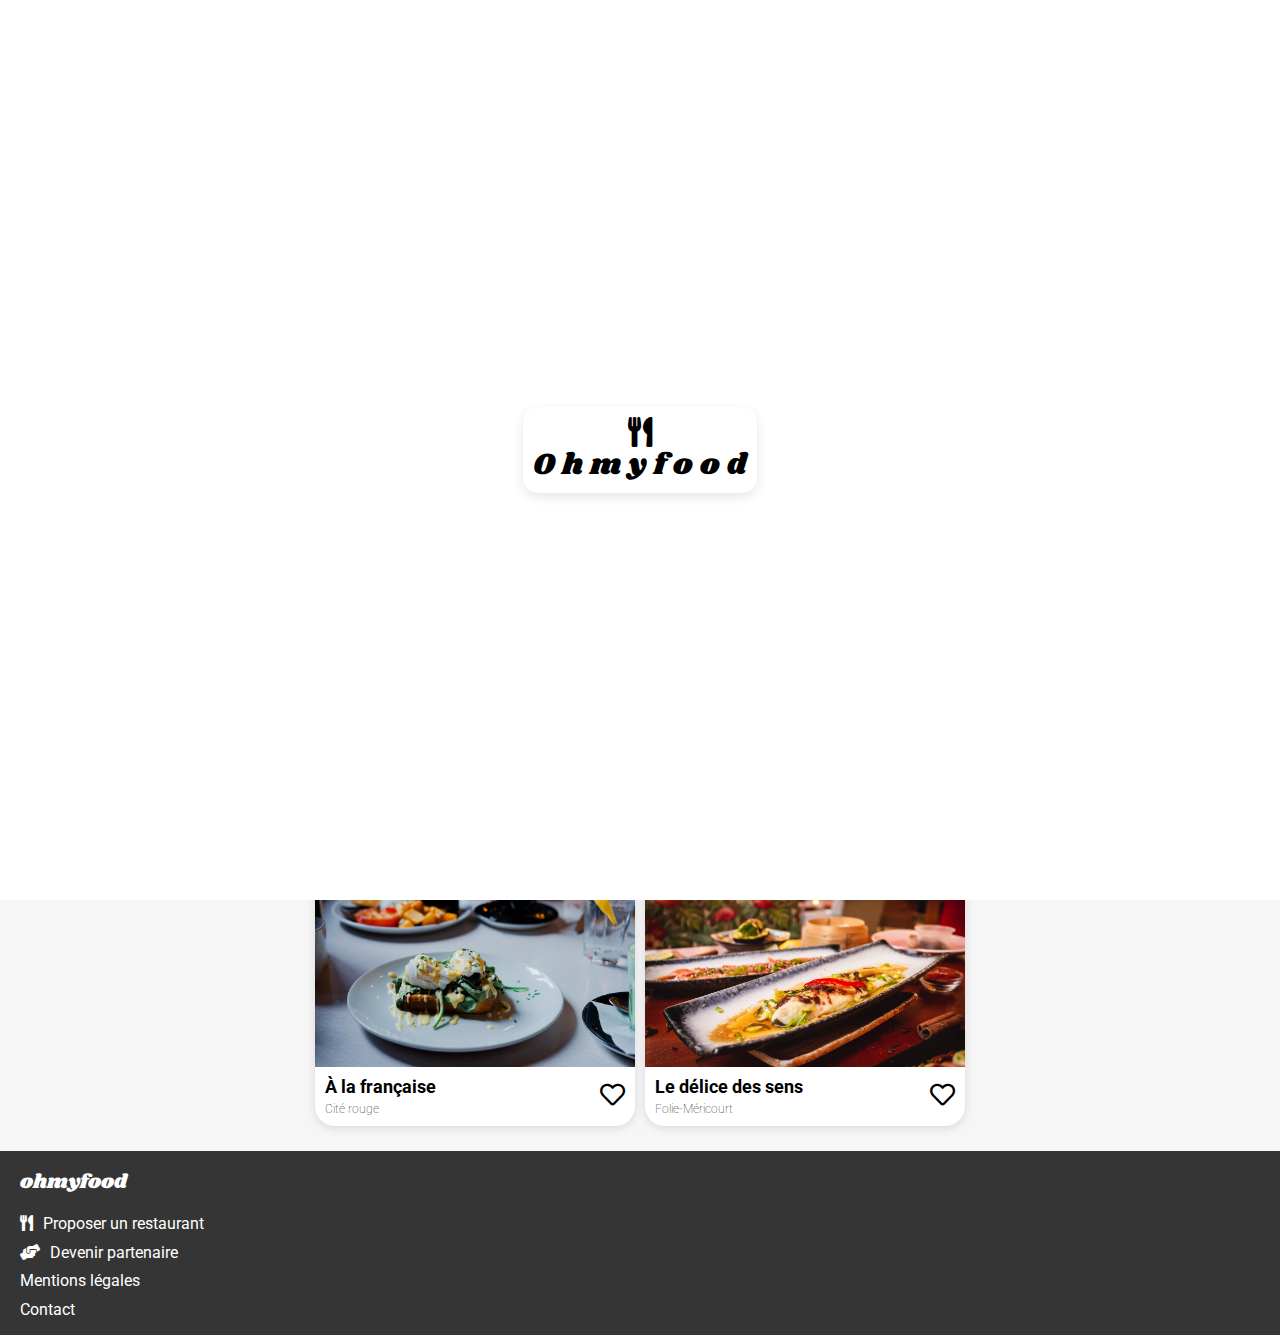
<file: index.html>
<!DOCTYPE html>
<html lang="fr">
  <head>
    <meta charset="utf-8" />
    <meta name="viewport" content="width=device-width, initial-scale=1" />
    <title>Ohmyfood</title>
    <link
      rel="stylesheet"
      href="https://cdnjs.cloudflare.com/ajax/libs/font-awesome/5.15.4/css/all.min.css"
      integrity="sha512-1ycn6IcaQQ40/MKBW2W4Rhis/DbILU74C1vSrLJxCq57o941Ym01SwNsOMqvEBFlcgUa6xLiPY/NS5R+E6ztJQ=="
      crossorigin="anonymous"
      referrerpolicy="no-referrer"
    />
    <link rel="stylesheet" href="styles/css/common.css" />
    <link rel="stylesheet" href="styles/css/components.css" />
    <link rel="stylesheet" href="styles/css/normalize.css" />
    <link rel="stylesheet" href="styles/css/anim.css" />
    <link rel="stylesheet" href="styles/css/desktop.css" />
  </head>
  <body>
    <div class="loader">
      <div class="loader-card">
        <i id="utensils" class="fas fa-utensils"></i>
        <div id="ohmyfood">
          <span>O</span>
          <span>h</span>
          <span>m</span>
          <span>y</span>
          <span>f</span>
          <span>o</span>
          <span>o</span>
          <span>d</span>
        </div>
      </div>
    </div>
    <header>
      <div class="header__logo">
        <img src="images/logo/ohmyfood@2x.svg" alt="" />
      </div>
    </header>
    <section>
      <div class="localisation">
        <span class="icon">
          <i class="fas fa-map-marker-alt"></i>
        </span>
        <span class="localisation__title">Paris, Belleville</span>
      </div>
      <div class="introduction">
        <span class="title">Réservez le menu qui vous convient</span>
        <span class="introduction__subtitle">
          Découvrez des restaurants d'execption, séléctionnés par nos soins.
        </span>
        <button class="btn btn--gradient">Explorer nos restaurants</button>
      </div>
    </section>
    <section>
      <div class="how-to">
        <span class="title">Fonctionnement</span>
        <div class="steps">
          <span class="steps__bullet">1</span>
          <span class="steps__icon">
            <i class="fas fa-mobile-alt"></i>
          </span>
          <span class="steps__label">Choisissez un restaurant</span>
        </div>
        <div class="steps">
          <span class="steps__bullet">2</span>
          <span class="steps__icon">
            <i class="fas fa-list"></i>
          </span>
          <span class="steps__label">Composez votre menu</span>
        </div>
        <div class="steps">
          <span class="steps__bullet">3</span>
          <span class="steps__icon">
            <i class="fas fa-store"></i>
          </span>
          <span class="steps__label">Dégustez au restaurant</span>
        </div>
      </div>
    </section>
    <section class="restaurants-list">
      <span class="title">Restaurants</span>
      <div class="card">
        <a class="" href="pages/menu_palette.html"></a>
        <div class="card__thumbnail">
          <img
            class="thumbnail__img"
            src="images/restaurants/palette.jpg"
            alt=""
          />
          <span class="thumbnail__tag">Nouveau</span>
        </div>
        <div class="card__content">
          <div class="description">
            <span class="title">La palette du goût</span>
            <span class="location">Ménilmontant</span>
          </div>
          <div class="fav">
            <span class="icon">
              <i class="far fa-heart"></i>
            </span>
          </div>
        </div>
      </div>
      <div class="card">
        <a class="" href="pages/menu_note.html"></a>
        <div class="card__thumbnail">
          <img
            class="thumbnail__img"
            src="images/restaurants/note.jpg"
            alt=""
          />
          <span class="thumbnail__tag">Nouveau</span>
        </div>
        <div class="card__content">
          <div class="description">
            <span class="title">La note enchantée</span>
            <span class="location">Charonne</span>
          </div>
          <div class="fav">
            <span class="icon">
              <i class="far fa-heart"></i>
            </span>
          </div>
        </div>
      </div>
      <hr />
      <div class="card">
        <a class="" href="pages/menu_francaise.html"></a>
        <div class="card__thumbnail">
          <img
            class="thumbnail__img"
            src="images/restaurants/francaise.jpg"
            alt=""
          />
          <span class="thumbnail__tag thumbnail__tag--hidden">Nouveau</span>
        </div>
        <div class="card__content">
          <div class="description">
            <span class="title">À la française</span>
            <span class="location">Cité rouge</span>
          </div>
          <div class="fav">
            <span class="icon">
              <i class="far fa-heart"></i>
            </span>
          </div>
        </div>
      </div>
      <div class="card">
        <a class="" href="pages/menu_delice.html"></a>
        <div class="card__thumbnail">
          <img
            class="thumbnail__img"
            src="images/restaurants/delice.jpg"
            alt=""
          />
          <span class="thumbnail__tag thumbnail__tag--hidden">Nouveau</span>
        </div>
        <div class="card__content">
          <div class="description">
            <span class="title">Le délice des sens</span>
            <span class="location">Folie-Méricourt</span>
          </div>
          <div class="fav">
            <span class="icon">
              <i class="far fa-heart"></i>
            </span>
          </div>
        </div>
      </div>
    </section>
    <footer>
      <span class="footer__logo">ohmyfood</span>
      <nav class="footer__menu">
        <ul>
          <li><i class="fas fa-utensils"></i>Proposer un restaurant</li>
          <li><i class="fas fa-hands-helping"></i>Devenir partenaire</li>
          <li>Mentions légales</li>
          <li>
            <a class="link-no-style--white" href="mailto:contact@ohmyfood.com"
              >Contact</a
            >
          </li>
        </ul>
      </nav>
    </footer>
  </body>
</html>
</file>
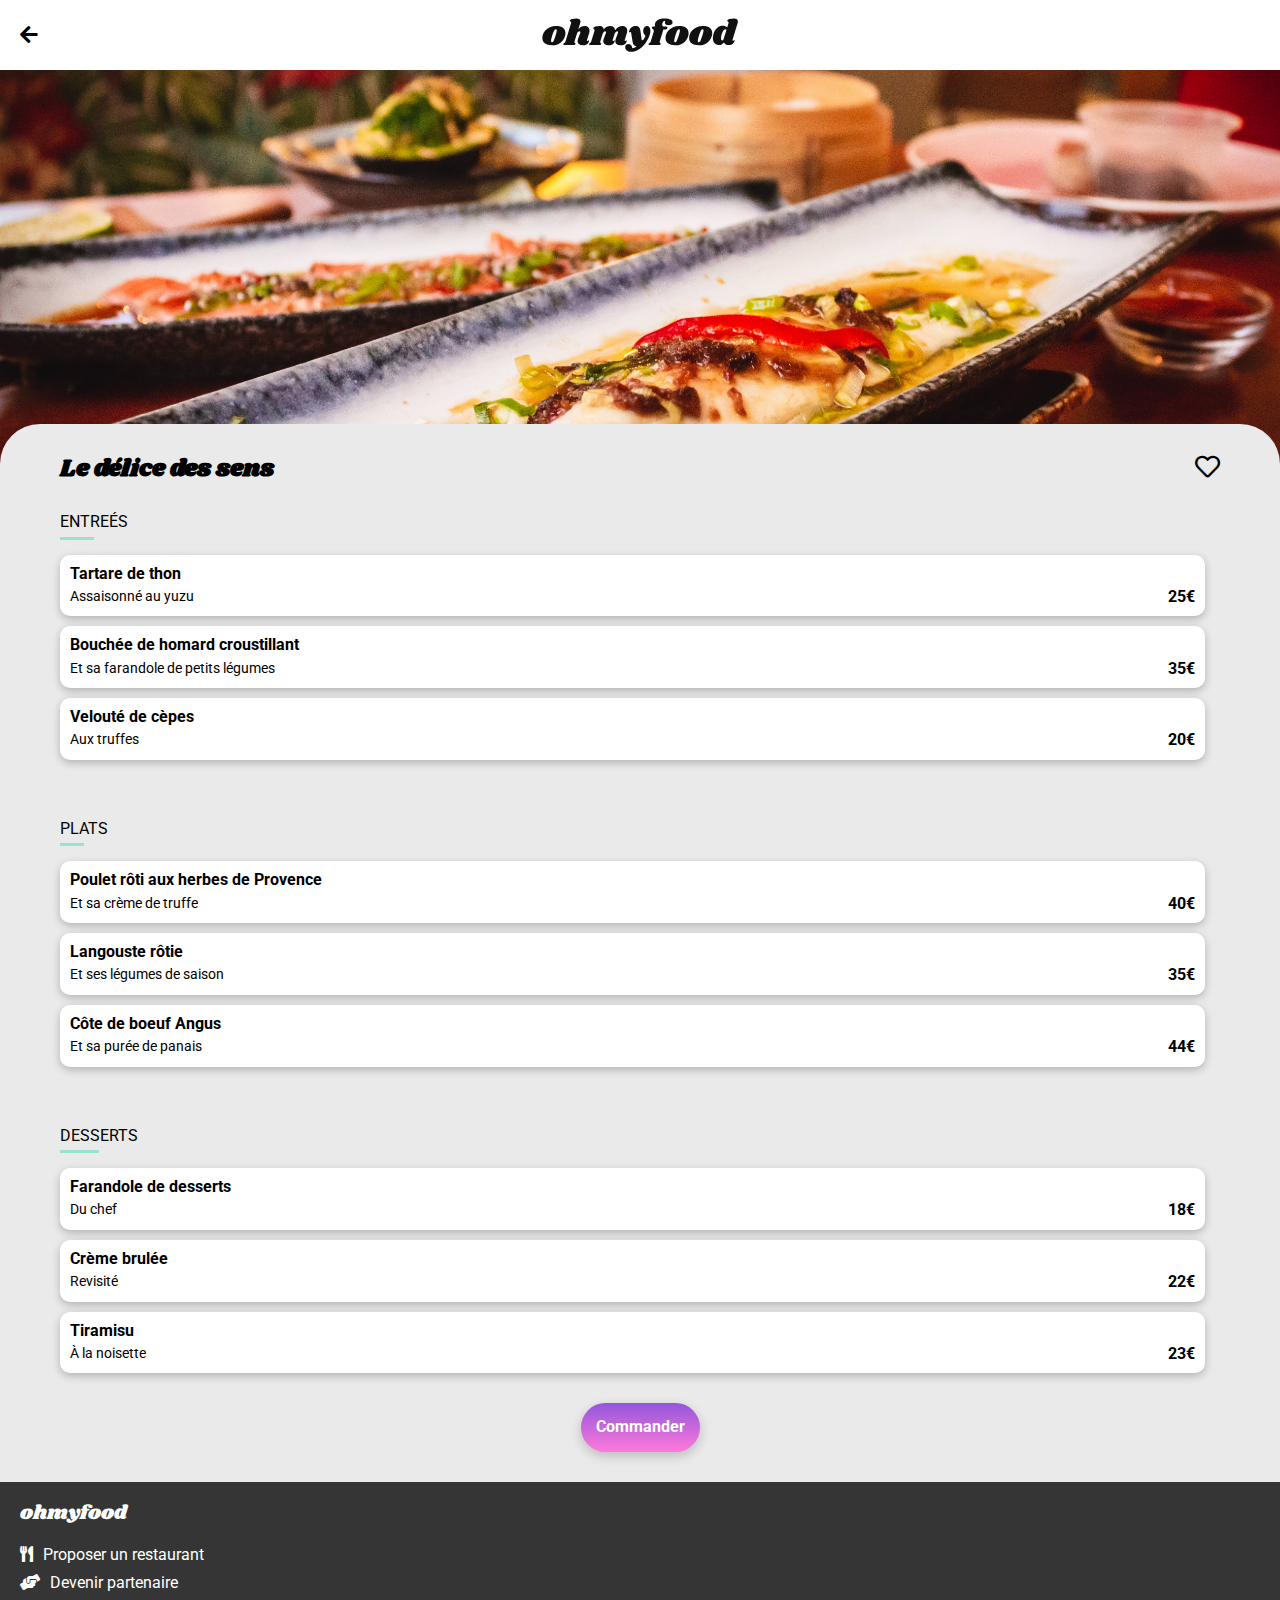
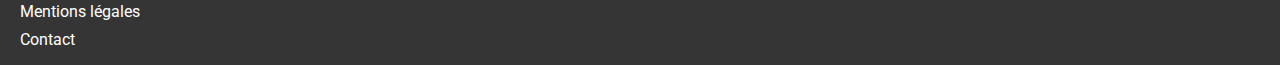
<file: pages/menu_delice.html>
<!DOCTYPE html>
<html lang="fr">
  <head>
    <meta charset="utf-8" />
    <meta name="viewport" content="width=device-width, initial-scale=1" />
    <title>Ohmyfood</title>
    <link
      rel="stylesheet"
      href="https://cdnjs.cloudflare.com/ajax/libs/font-awesome/5.15.4/css/all.min.css"
      integrity="sha512-1ycn6IcaQQ40/MKBW2W4Rhis/DbILU74C1vSrLJxCq57o941Ym01SwNsOMqvEBFlcgUa6xLiPY/NS5R+E6ztJQ=="
      crossorigin="anonymous"
      referrerpolicy="no-referrer"
    />
    <link rel="stylesheet" href="../styles/css/common.css" />
    <link rel="stylesheet" href="../styles/css/components.css" />
    <link rel="stylesheet" href="../styles/css/normalize.css" />
    <link rel="stylesheet" href="../styles/css/desktop.css" />
  </head>

  <body>
    <header>
      <a class="header__icon link-no-style--black" href="../index.html"
        ><i class="fas fa-arrow-left"></i
      ></a>
      <div class="header__logo">
        <img src="../images/logo/ohmyfood@2x.svg" alt="" />
      </div>
    </header>
    <section class="menu">
      <img class="menu__img" src="../images/restaurants/delice.jpg" alt="" />
      <div class="menu__container">
        <div class="head">
          <span class="title">Le délice des sens</span>
          <div class="fav">
            <span class="icon">
              <i class="far fa-heart"></i>
            </span>
          </div>
        </div>
        <div class="meal-list">
          <span class="meal-step">ENTREÉS</span>
          <div class="meal-container">
            <div class="meal-card">
              <span class="meal-card__name">Tartare de thon</span>
              <span class="meal-card__recipe">Assaisonné au yuzu</span>
              <span class="meal-card__price">25€</span>
            </div>
            <span class="select-bar"><i class="fas fa-check-circle"></i></span>
          </div>
          <div class="meal-container">
            <div class="meal-card">
              <span class="meal-card__name"
                >Bouchée de homard croustillant
              </span>
              <span class="meal-card__recipe"
                >Et sa farandole de petits légumes</span
              >
              <span class="meal-card__price">35€</span>
            </div>
            <span class="select-bar"><i class="fas fa-check-circle"></i></span>
          </div>
          <div class="meal-container">
            <div class="meal-card">
              <span class="meal-card__name">Velouté de cèpes</span>
              <span class="meal-card__recipe">Aux truffes</span>
              <span class="meal-card__price">20€</span>
            </div>
            <span class="select-bar"><i class="fas fa-check-circle"></i></span>
          </div>
        </div>
        <div class="meal-list">
          <span class="meal-step">PLATS</span>
          <div class="meal-container">
            <div class="meal-card">
              <span class="meal-card__name"
                >Poulet rôti aux herbes de Provence
              </span>
              <span class="meal-card__recipe">Et sa crème de truffe</span>
              <span class="meal-card__price">40€</span>
            </div>
            <span class="select-bar"><i class="fas fa-check-circle"></i></span>
          </div>
          <div class="meal-container">
            <div class="meal-card">
              <span class="meal-card__name">Langouste rôtie</span>
              <span class="meal-card__recipe">Et ses légumes de saison</span>
              <span class="meal-card__price">35€</span>
            </div>
            <span class="select-bar"><i class="fas fa-check-circle"></i></span>
          </div>
          <div class="meal-container">
            <div class="meal-card">
              <span class="meal-card__name">Côte de boeuf Angus</span>
              <span class="meal-card__recipe">Et sa purée de panais</span>
              <span class="meal-card__price">44€</span>
            </div>
            <span class="select-bar"><i class="fas fa-check-circle"></i></span>
          </div>
        </div>
        <div class="meal-list">
          <span class="meal-step">DESSERTS</span>
          <div class="meal-container">
            <div class="meal-card">
              <span class="meal-card__name">Farandole de desserts</span>
              <span class="meal-card__recipe">Du chef</span>
              <span class="meal-card__price">18€</span>
            </div>
            <span class="select-bar"><i class="fas fa-check-circle"></i></span>
          </div>
          <div class="meal-container">
            <div class="meal-card">
              <span class="meal-card__name">Crème brulée</span>
              <span class="meal-card__recipe">Revisité</span>
              <span class="meal-card__price">22€</span>
            </div>
            <span class="select-bar"><i class="fas fa-check-circle"></i></span>
          </div>
          <div class="meal-container">
            <div class="meal-card">
              <span class="meal-card__name">Tiramisu</span>
              <span class="meal-card__recipe">À la noisette</span>
              <span class="meal-card__price">23€</span>
            </div>
            <span class="select-bar"><i class="fas fa-check-circle"></i></span>
          </div>
        </div>
        <button class="btn btn--gradient">Commander</button>
      </div>
    </section>
    <footer>
      <span class="footer__logo">ohmyfood</span>
      <nav class="footer__menu">
        <ul>
          <li><i class="fas fa-utensils"></i>Proposer un restaurant</li>
          <li><i class="fas fa-hands-helping"></i>Devenir partenaire</li>
          <li>Mentions légales</li>
          <li>
            <a class="link-no-style--white" href="mailto:contact@ohmyfood.com"
              >Contact</a
            >
          </li>
        </ul>
      </nav>
    </footer>
  </body>
</html>
</file>
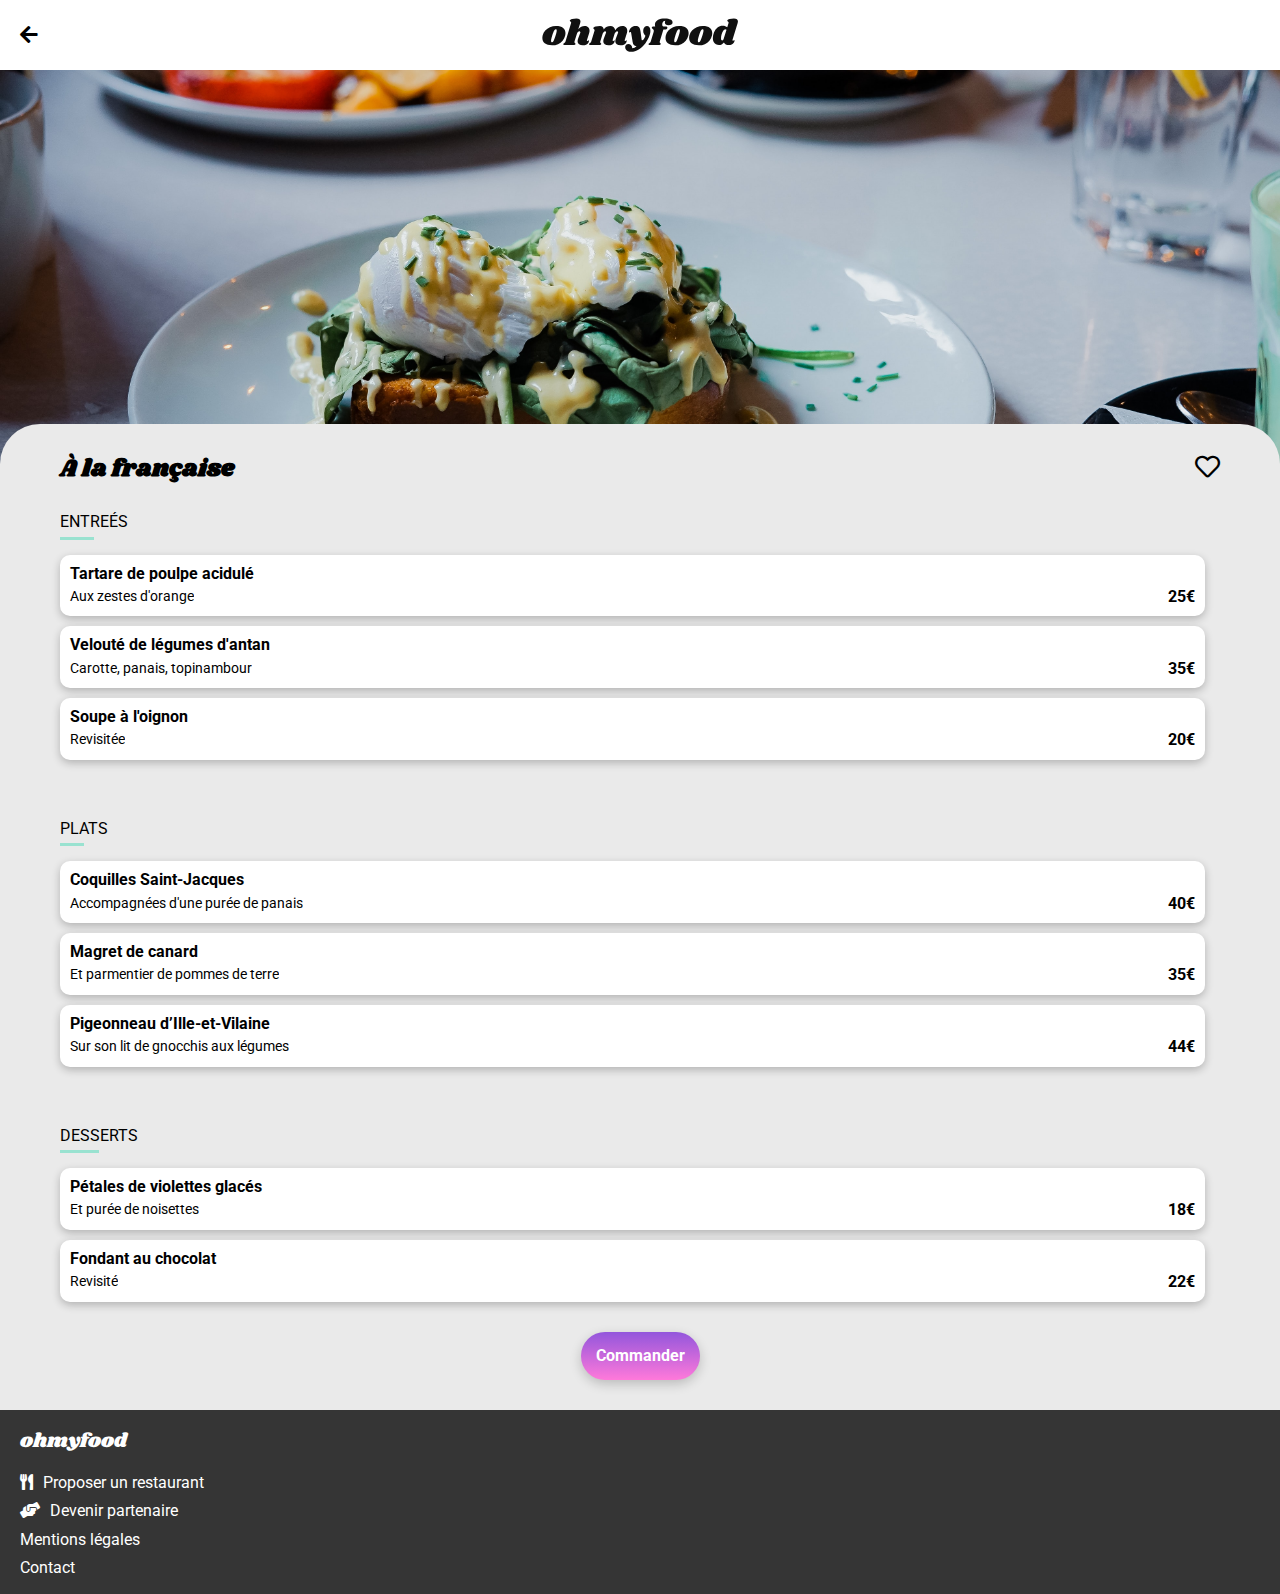
<file: pages/menu_francaise.html>
<!DOCTYPE html>
<html lang="fr">
  <head>
    <meta charset="utf-8" />
    <meta name="viewport" content="width=device-width, initial-scale=1" />
    <title>Ohmyfood</title>
    <link
      rel="stylesheet"
      href="https://cdnjs.cloudflare.com/ajax/libs/font-awesome/5.15.4/css/all.min.css"
      integrity="sha512-1ycn6IcaQQ40/MKBW2W4Rhis/DbILU74C1vSrLJxCq57o941Ym01SwNsOMqvEBFlcgUa6xLiPY/NS5R+E6ztJQ=="
      crossorigin="anonymous"
      referrerpolicy="no-referrer"
    />
    <link rel="stylesheet" href="../styles/css/common.css" />
    <link rel="stylesheet" href="../styles/css/components.css" />
    <link rel="stylesheet" href="../styles/css/normalize.css" />
    <link rel="stylesheet" href="../styles/css/desktop.css" />
  </head>

  <body>
    <header>
      <a class="header__icon link-no-style--black" href="../index.html"
        ><i class="fas fa-arrow-left"></i
      ></a>
      <div class="header__logo">
        <img src="../images/logo/ohmyfood@2x.svg" alt="" />
      </div>
    </header>
    <section class="menu">
      <img class="menu__img" src="../images/restaurants/francaise.jpg" alt="" />
      <div class="menu__container">
        <div class="head">
          <span class="title">À la française</span>
          <div class="fav">
            <span class="icon">
              <i class="far fa-heart"></i>
            </span>
          </div>
        </div>
        <div class="meal-list">
          <span class="meal-step">ENTREÉS</span>
          <div class="meal-container">
            <div class="meal-card">
              <span class="meal-card__name">Tartare de poulpe acidulé</span>
              <span class="meal-card__recipe">Aux zestes d'orange</span>
              <span class="meal-card__price">25€</span>
            </div>
            <span class="select-bar"><i class="fas fa-check-circle"></i></span>
          </div>
          <div class="meal-container">
            <div class="meal-card">
              <span class="meal-card__name">Velouté de légumes d'antan</span>
              <span class="meal-card__recipe"
                >Carotte, panais, topinambour</span
              >
              <span class="meal-card__price">35€</span>
            </div>
            <span class="select-bar"><i class="fas fa-check-circle"></i></span>
          </div>
          <div class="meal-container">
            <div class="meal-card">
              <span class="meal-card__name">Soupe à l'oignon</span>
              <span class="meal-card__recipe">Revisitée</span>
              <span class="meal-card__price">20€</span>
            </div>
            <span class="select-bar"><i class="fas fa-check-circle"></i></span>
          </div>
        </div>
        <div class="meal-list">
          <span class="meal-step">PLATS</span>
          <div class="meal-container">
            <div class="meal-card">
              <span class="meal-card__name">Coquilles Saint-Jacques</span>
              <span class="meal-card__recipe"
                >Accompagnées d'une purée de panais</span
              >
              <span class="meal-card__price">40€</span>
            </div>
            <span class="select-bar"><i class="fas fa-check-circle"></i></span>
          </div>
          <div class="meal-container">
            <div class="meal-card">
              <span class="meal-card__name">Magret de canard</span>
              <span class="meal-card__recipe"
                >Et parmentier de pommes de terre</span
              >
              <span class="meal-card__price">35€</span>
            </div>
            <span class="select-bar"><i class="fas fa-check-circle"></i></span>
          </div>
          <div class="meal-container">
            <div class="meal-card">
              <span class="meal-card__name">Pigeonneau d’Ille-et-Vilaine</span>
              <span class="meal-card__recipe"
                >Sur son lit de gnocchis aux légumes</span
              >
              <span class="meal-card__price">44€</span>
            </div>
            <span class="select-bar"><i class="fas fa-check-circle"></i></span>
          </div>
        </div>
        <div class="meal-list">
          <span class="meal-step">DESSERTS</span>
          <div class="meal-container">
            <div class="meal-card">
              <span class="meal-card__name">Pétales de violettes glacés</span>
              <span class="meal-card__recipe">Et purée de noisettes</span>
              <span class="meal-card__price">18€</span>
            </div>
            <span class="select-bar"><i class="fas fa-check-circle"></i></span>
          </div>
          <div class="meal-container">
            <div class="meal-card">
              <span class="meal-card__name">Fondant au chocolat</span>
              <span class="meal-card__recipe">Revisité</span>
              <span class="meal-card__price">22€</span>
            </div>
            <span class="select-bar"><i class="fas fa-check-circle"></i></span>
          </div>
        </div>
        <button class="btn btn--gradient">Commander</button>
      </div>
    </section>
    <footer>
      <span class="footer__logo">ohmyfood</span>
      <nav class="footer__menu">
        <ul>
          <li><i class="fas fa-utensils"></i>Proposer un restaurant</li>
          <li><i class="fas fa-hands-helping"></i>Devenir partenaire</li>
          <li>Mentions légales</li>
          <li>
            <a class="link-no-style--white" href="mailto:contact@ohmyfood.com"
              >Contact</a
            >
          </li>
        </ul>
      </nav>
    </footer>
  </body>
</html>
</file>
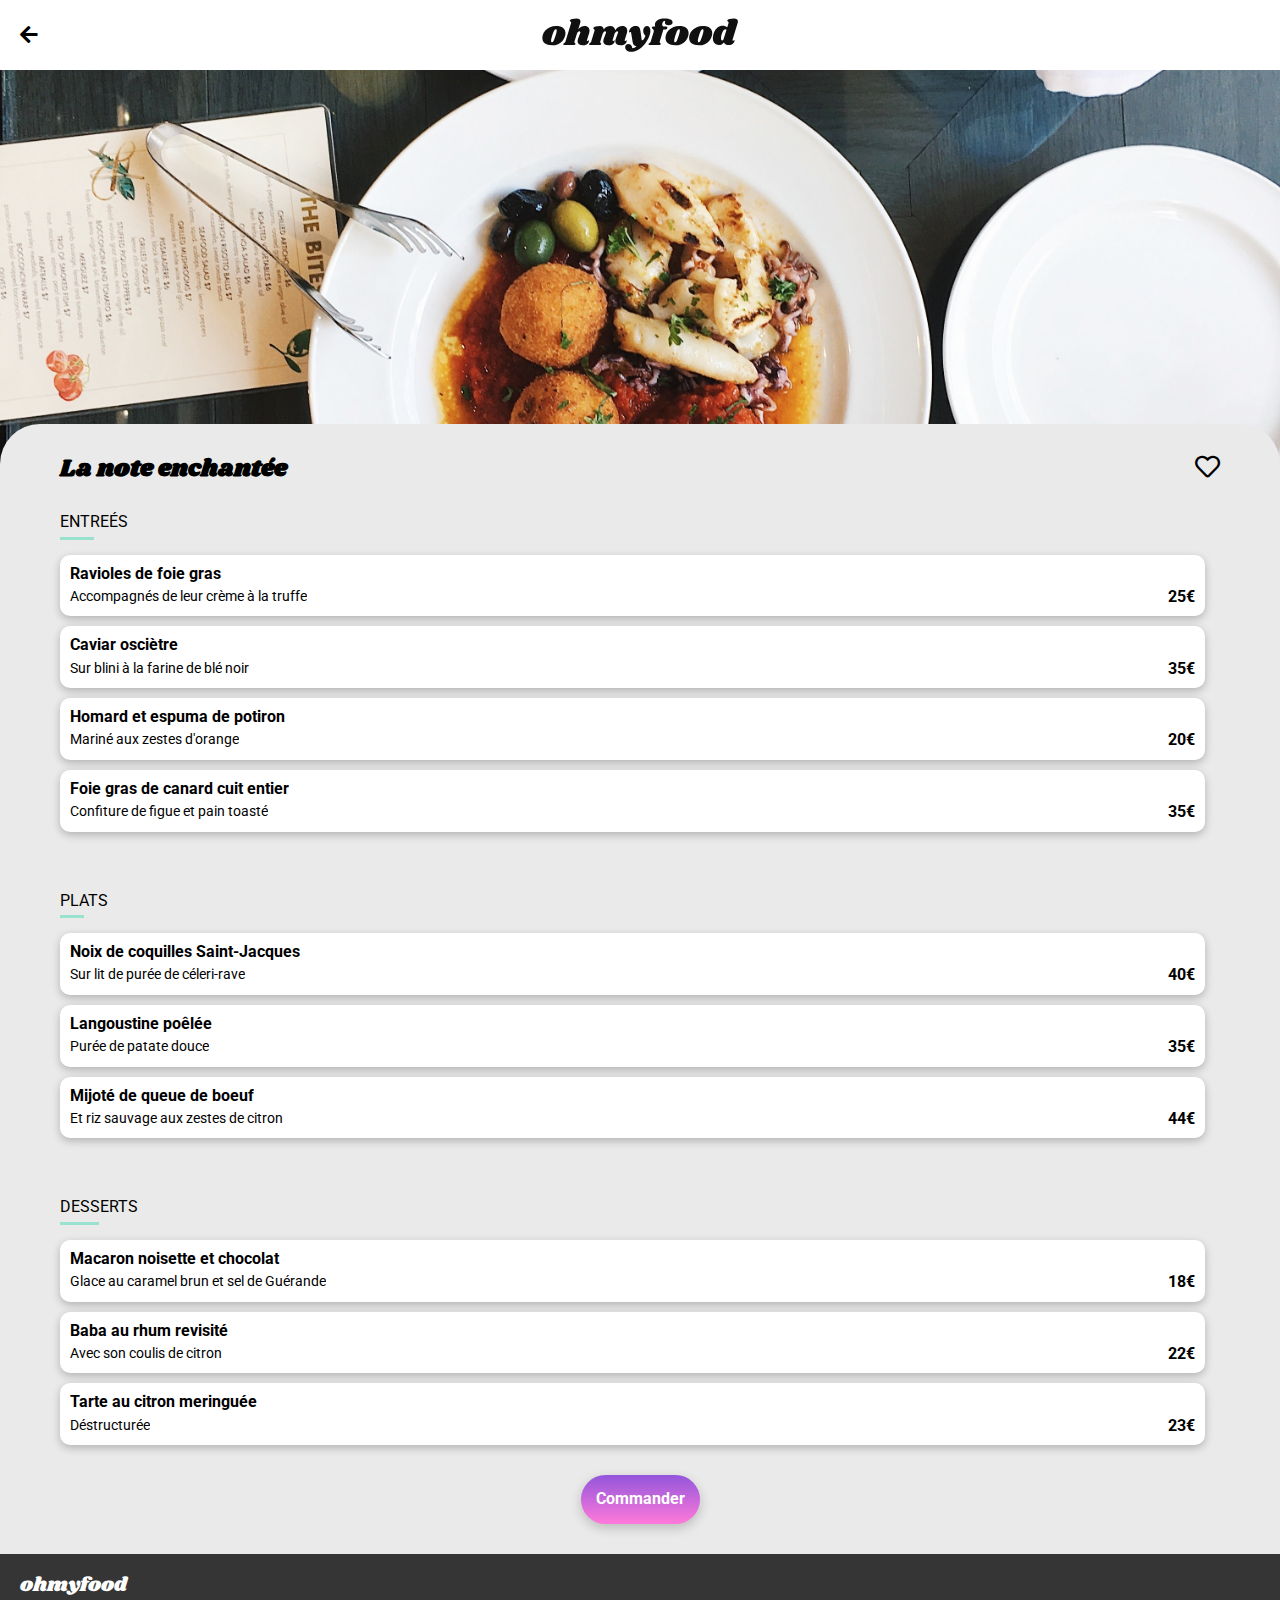
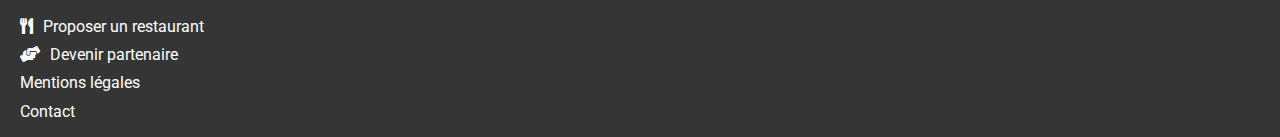
<file: pages/menu_note.html>
<!DOCTYPE html>
<html lang="fr">
  <head>
    <meta charset="utf-8" />
    <meta name="viewport" content="width=device-width, initial-scale=1" />
    <title>Ohmyfood</title>
    <link
      rel="stylesheet"
      href="https://cdnjs.cloudflare.com/ajax/libs/font-awesome/5.15.4/css/all.min.css"
      integrity="sha512-1ycn6IcaQQ40/MKBW2W4Rhis/DbILU74C1vSrLJxCq57o941Ym01SwNsOMqvEBFlcgUa6xLiPY/NS5R+E6ztJQ=="
      crossorigin="anonymous"
      referrerpolicy="no-referrer"
    />
    <link rel="stylesheet" href="../styles/css/common.css" />
    <link rel="stylesheet" href="../styles/css/components.css" />
    <link rel="stylesheet" href="../styles/css/normalize.css" />
    <link rel="stylesheet" href="../styles/css/desktop.css" />
  </head>

  <body>
    <header>
      <a class="header__icon link-no-style--black" href="../index.html"
        ><i class="fas fa-arrow-left"></i
      ></a>
      <div class="header__logo">
        <img src="../images/logo/ohmyfood@2x.svg" alt="" />
      </div>
    </header>
    <section class="menu">
      <img class="menu__img" src="../images/restaurants/note.jpg" alt="" />
      <div class="menu__container">
        <div class="head">
          <span class="title">La note enchantée</span>
          <div class="fav">
            <span class="icon">
              <i class="far fa-heart"></i>
            </span>
          </div>
        </div>
        <div class="meal-list">
          <span class="meal-step">ENTREÉS</span>
          <div class="meal-container">
            <div class="meal-card">
              <span class="meal-card__name">Ravioles de foie gras </span>
              <span class="meal-card__recipe"
                >Accompagnés de leur crème à la truffe</span
              >
              <span class="meal-card__price">25€</span>
            </div>
            <span class="select-bar"><i class="fas fa-check-circle"></i></span>
          </div>
          <div class="meal-container">
            <div class="meal-card">
              <span class="meal-card__name">Caviar osciètre</span>
              <span class="meal-card__recipe"
                >Sur blini à la farine de blé noir</span
              >
              <span class="meal-card__price">35€</span>
            </div>
            <span class="select-bar"><i class="fas fa-check-circle"></i></span>
          </div>
          <div class="meal-container">
            <div class="meal-card">
              <span class="meal-card__name">Homard et espuma de potiron</span>
              <span class="meal-card__recipe">Mariné aux zestes d'orange</span>
              <span class="meal-card__price">20€</span>
            </div>
            <span class="select-bar"><i class="fas fa-check-circle"></i></span>
          </div>
          <div class="meal-container">
            <div class="meal-card">
              <span class="meal-card__name"
                >Foie gras de canard cuit entier</span
              >
              <span class="meal-card__recipe"
                >Confiture de figue et pain toasté</span
              >
              <span class="meal-card__price">35€</span>
            </div>
            <span class="select-bar"><i class="fas fa-check-circle"></i></span>
          </div>
        </div>
        <div class="meal-list">
          <span class="meal-step">PLATS</span>
          <div class="meal-container">
            <div class="meal-card">
              <span class="meal-card__name"
                >Noix de coquilles Saint-Jacques</span
              >
              <span class="meal-card__recipe"
                >Sur lit de purée de céleri-rave</span
              >
              <span class="meal-card__price">40€</span>
            </div>
            <span class="select-bar"><i class="fas fa-check-circle"></i></span>
          </div>
          <div class="meal-container">
            <div class="meal-card">
              <span class="meal-card__name">Langoustine poêlée</span>
              <span class="meal-card__recipe">Purée de patate douce</span>
              <span class="meal-card__price">35€</span>
            </div>
            <span class="select-bar"><i class="fas fa-check-circle"></i></span>
          </div>
          <div class="meal-container">
            <div class="meal-card">
              <span class="meal-card__name">Mijoté de queue de boeuf </span>
              <span class="meal-card__recipe"
                >Et riz sauvage aux zestes de citron</span
              >
              <span class="meal-card__price">44€</span>
            </div>
            <span class="select-bar"><i class="fas fa-check-circle"></i></span>
          </div>
        </div>
        <div class="meal-list">
          <span class="meal-step">DESSERTS</span>
          <div class="meal-container">
            <div class="meal-card">
              <span class="meal-card__name">Macaron noisette et chocolat</span>
              <span class="meal-card__recipe"
                >Glace au caramel brun et sel de Guérande</span
              >
              <span class="meal-card__price">18€</span>
            </div>
            <span class="select-bar"><i class="fas fa-check-circle"></i></span>
          </div>
          <div class="meal-container">
            <div class="meal-card">
              <span class="meal-card__name">Baba au rhum revisité</span>
              <span class="meal-card__recipe">Avec son coulis de citron</span>
              <span class="meal-card__price">22€</span>
            </div>
            <span class="select-bar"><i class="fas fa-check-circle"></i></span>
          </div>
          <div class="meal-container">
            <div class="meal-card">
              <span class="meal-card__name">Tarte au citron meringuée</span>
              <span class="meal-card__recipe">Déstructurée</span>
              <span class="meal-card__price">23€</span>
            </div>
            <span class="select-bar"><i class="fas fa-check-circle"></i></span>
          </div>
        </div>
        <button class="btn btn--gradient">Commander</button>
      </div>
    </section>
    <footer>
      <span class="footer__logo">ohmyfood</span>
      <nav class="footer__menu">
        <ul>
          <li><i class="fas fa-utensils"></i>Proposer un restaurant</li>
          <li><i class="fas fa-hands-helping"></i>Devenir partenaire</li>
          <li>Mentions légales</li>
          <li>
            <a class="link-no-style--white" href="mailto:contact@ohmyfood.com"
              >Contact</a
            >
          </li>
        </ul>
      </nav>
    </footer>
  </body>
</html>
</file>
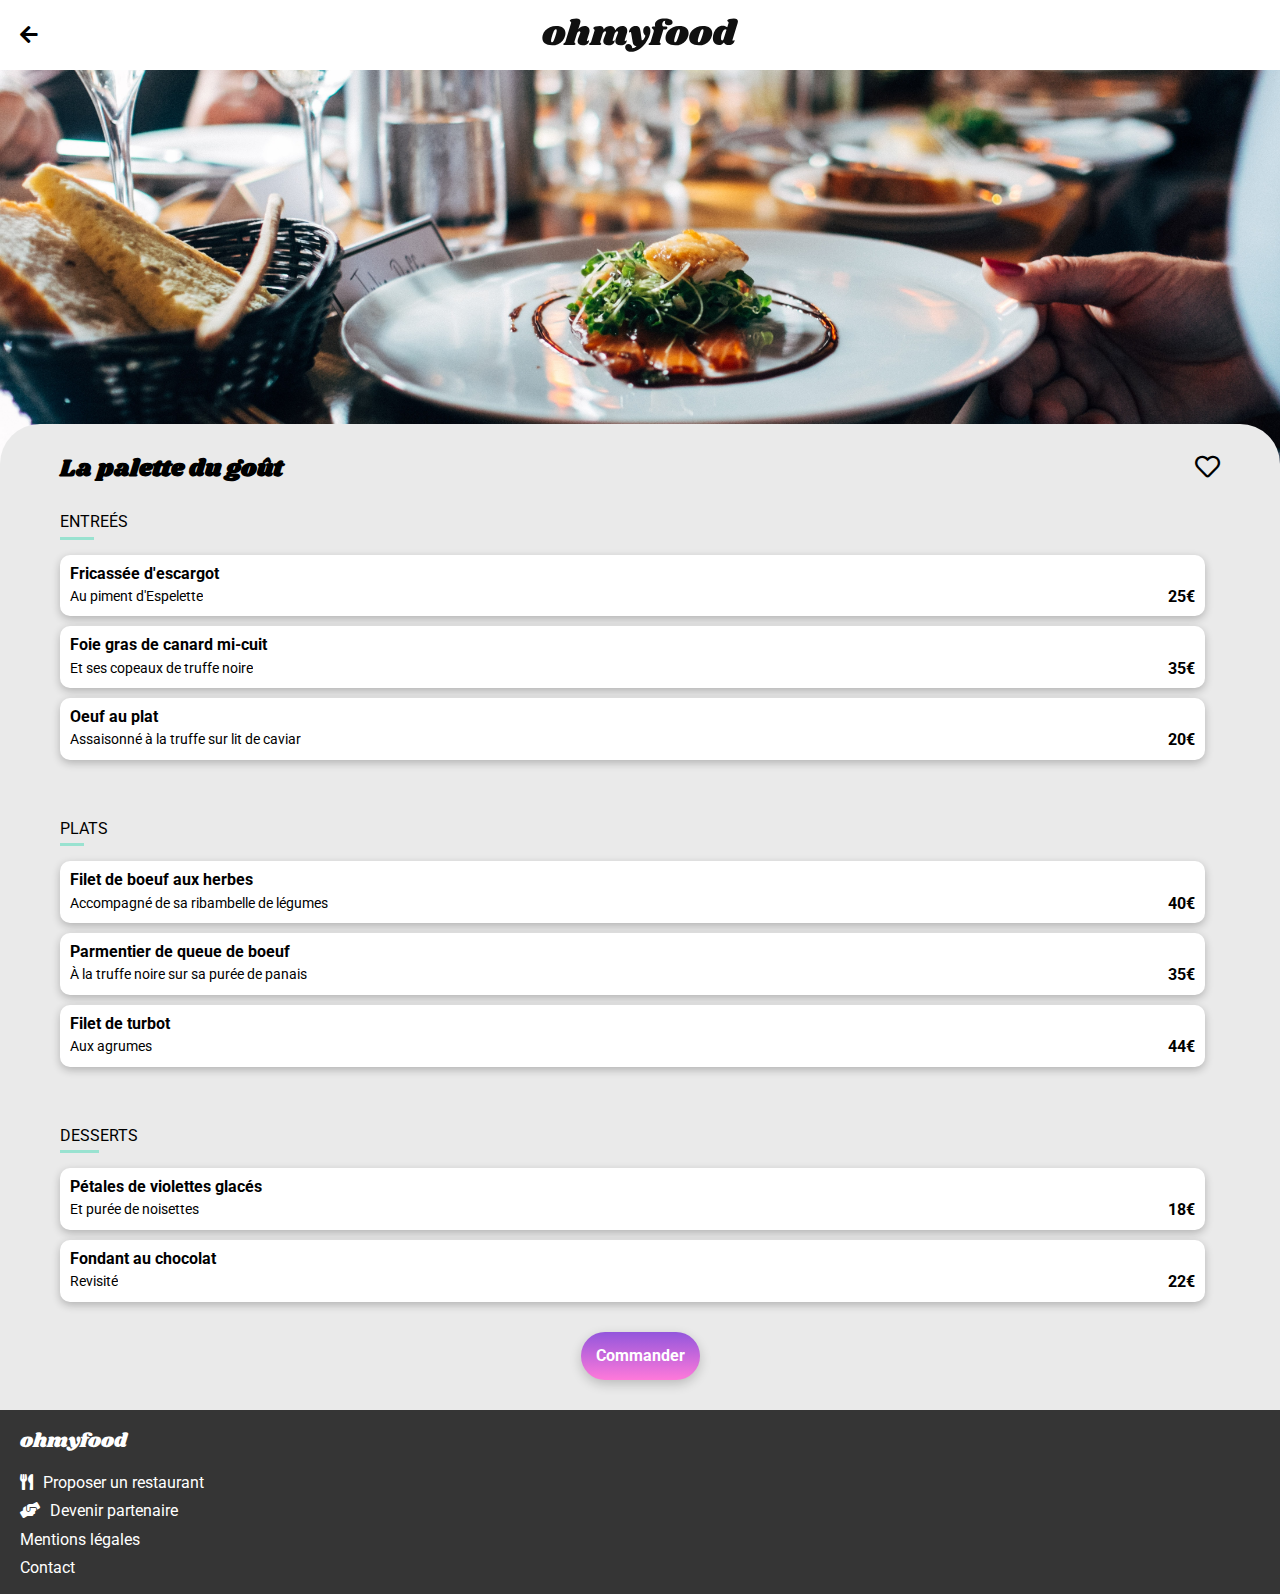
<file: pages/menu_palette.html>
<!DOCTYPE html>
<html lang="fr">
  <head>
    <meta charset="utf-8" />
    <meta name="viewport" content="width=device-width, initial-scale=1" />
    <title>Ohmyfood</title>
    <link
      rel="stylesheet"
      href="https://cdnjs.cloudflare.com/ajax/libs/font-awesome/5.15.4/css/all.min.css"
      integrity="sha512-1ycn6IcaQQ40/MKBW2W4Rhis/DbILU74C1vSrLJxCq57o941Ym01SwNsOMqvEBFlcgUa6xLiPY/NS5R+E6ztJQ=="
      crossorigin="anonymous"
      referrerpolicy="no-referrer"
    />
    <link rel="stylesheet" href="../styles/css/common.css" />
    <link rel="stylesheet" href="../styles/css/components.css" />
    <link rel="stylesheet" href="../styles/css/normalize.css" />
    <link rel="stylesheet" href="../styles/css/desktop.css" />
  </head>

  <body>
    <header>
      <a class="header__icon link-no-style--black" href="../index.html"
        ><i class="fas fa-arrow-left"></i
      ></a>
      <div class="header__logo">
        <img src="../images/logo/ohmyfood@2x.svg" alt="" />
      </div>
    </header>
    <section class="menu">
      <img class="menu__img" src="../images/restaurants/palette.jpg" alt="" />
      <div class="menu__container">
        <div class="head">
          <span class="title">La palette du goût</span>
          <div class="fav">
            <span class="icon">
              <i class="far fa-heart"></i>
            </span>
          </div>
        </div>
        <div class="meal-list">
          <span class="meal-step">ENTREÉS</span>
          <div class="meal-container">
            <div class="meal-card">
              <span class="meal-card__name">Fricassée d'escargot</span>
              <span class="meal-card__recipe">Au piment d'Espelette</span>
              <span class="meal-card__price">25€</span>
            </div>
            <span class="select-bar"><i class="fas fa-check-circle"></i></span>
          </div>
          <div class="meal-container">
            <div class="meal-card">
              <span class="meal-card__name">Foie gras de canard mi-cuit</span>
              <span class="meal-card__recipe"
                >Et ses copeaux de truffe noire</span
              >
              <span class="meal-card__price">35€</span>
            </div>
            <span class="select-bar"><i class="fas fa-check-circle"></i></span>
          </div>
          <div class="meal-container">
            <div class="meal-card">
              <span class="meal-card__name">Oeuf au plat</span>
              <span class="meal-card__recipe"
                >Assaisonné à la truffe sur lit de caviar</span
              >
              <span class="meal-card__price">20€</span>
            </div>
            <span class="select-bar"><i class="fas fa-check-circle"></i></span>
          </div>
        </div>
        <div class="meal-list">
          <span class="meal-step">PLATS</span>
          <div class="meal-container">
            <div class="meal-card">
              <span class="meal-card__name">Filet de boeuf aux herbes</span>
              <span class="meal-card__recipe"
                >Accompagné de sa ribambelle de légumes</span
              >
              <span class="meal-card__price">40€</span>
            </div>
            <span class="select-bar"><i class="fas fa-check-circle"></i></span>
          </div>
          <div class="meal-container">
            <div class="meal-card">
              <span class="meal-card__name">Parmentier de queue de boeuf</span>
              <span class="meal-card__recipe"
                >À la truffe noire sur sa purée de panais</span
              >
              <span class="meal-card__price">35€</span>
            </div>
            <span class="select-bar"><i class="fas fa-check-circle"></i></span>
          </div>
          <div class="meal-container">
            <div class="meal-card">
              <span class="meal-card__name">Filet de turbot</span>
              <span class="meal-card__recipe">Aux agrumes</span>
              <span class="meal-card__price">44€</span>
            </div>
            <span class="select-bar"><i class="fas fa-check-circle"></i></span>
          </div>
        </div>
        <div class="meal-list">
          <span class="meal-step">DESSERTS</span>
          <div class="meal-container">
            <div class="meal-card">
              <span class="meal-card__name">Pétales de violettes glacés</span>
              <span class="meal-card__recipe">Et purée de noisettes</span>
              <span class="meal-card__price">18€</span>
            </div>
            <span class="select-bar"><i class="fas fa-check-circle"></i></span>
          </div>
          <div class="meal-container">
            <div class="meal-card">
              <span class="meal-card__name">Fondant au chocolat</span>
              <span class="meal-card__recipe">Revisité</span>
              <span class="meal-card__price">22€</span>
            </div>
            <span class="select-bar"><i class="fas fa-check-circle"></i></span>
          </div>
        </div>
        <button class="btn btn--gradient">Commander</button>
      </div>
    </section>
    <footer>
      <span class="footer__logo">ohmyfood</span>
      <nav class="footer__menu">
        <ul>
          <li><i class="fas fa-utensils"></i>Proposer un restaurant</li>
          <li><i class="fas fa-hands-helping"></i>Devenir partenaire</li>
          <li>Mentions légales</li>
          <li>
            <a class="link-no-style--white" href="mailto:contact@ohmyfood.com"
              >Contact</a
            >
          </li>
        </ul>
      </nav>
    </footer>
  </body>
</html>
</file>
<file: styles/css/common.css>
/* Imports */
@import url("https://fonts.googleapis.com/css2?family=Shrikhand&display=swap");
@import url("https://fonts.googleapis.com/css2?family=Roboto&display=swap");
/* Font Families */
/* Main colors */
body {
  font-family: "Roboto";
}

header {
  display: -webkit-box;
  display: -ms-flexbox;
  display: flex;
  -webkit-box-pack: center;
      -ms-flex-pack: center;
          justify-content: center;
  -webkit-box-align: center;
      -ms-flex-align: center;
          align-items: center;
  height: 70px;
  -webkit-box-shadow: rgba(0, 0, 0, 0.1) 0px 4px 12px;
          box-shadow: rgba(0, 0, 0, 0.1) 0px 4px 12px;
}

header .header__logo {
  display: -webkit-box;
  display: -ms-flexbox;
  display: flex;
}

header .header__icon {
  position: absolute;
  left: 20px;
  font-size: 20px;
}

footer {
  background-color: #353535;
  color: white;
  display: -webkit-box;
  display: -ms-flexbox;
  display: flex;
  -webkit-box-orient: vertical;
  -webkit-box-direction: normal;
      -ms-flex-direction: column;
          flex-direction: column;
  gap: 5px;
  padding: 20px 20px 0px 20px;
}

footer .footer__logo {
  font-family: "Shrikhand", cursive !important;
  font-size: 20px;
}

footer .footer__menu {
  font-size: 16px;
}

footer .footer__menu ul {
  list-style-type: none;
  -webkit-padding-start: 0;
          padding-inline-start: 0;
  display: -webkit-box;
  display: -ms-flexbox;
  display: flex;
  -webkit-box-orient: vertical;
  -webkit-box-direction: normal;
      -ms-flex-direction: column;
          flex-direction: column;
  gap: 10px;
}

footer .footer__menu ul li {
  display: -webkit-box;
  display: -ms-flexbox;
  display: flex;
  -webkit-box-orient: horizontal;
  -webkit-box-direction: normal;
      -ms-flex-direction: row;
          flex-direction: row;
  gap: 10px;
}

.btn {
  padding: 15px;
  -ms-flex-item-align: center;
      -ms-grid-row-align: center;
      align-self: center;
  border: none;
  border-radius: 25px;
  -webkit-box-shadow: rgba(0, 0, 0, 0.2) 0px 4px 12px;
          box-shadow: rgba(0, 0, 0, 0.2) 0px 4px 12px;
}

.btn--gradient {
  color: white;
  background-image: -webkit-gradient(linear, left top, left bottom, from(#9356dc), to(#ff79da));
  background-image: linear-gradient(#9356dc, #ff79da);
  font-weight: bold;
}

.btn--gradient:hover {
  -webkit-box-shadow: rgba(0, 0, 0, 0.5) 0px 4px 12px;
          box-shadow: rgba(0, 0, 0, 0.5) 0px 4px 12px;
}

.link-no-style--white {
  text-decoration: none;
}

.link-no-style--white:visited, .link-no-style--white:-webkit-any-link {
  color: white;
}

.link-no-style--white:visited, .link-no-style--white:-moz-any-link {
  color: white;
}

.link-no-style--white:visited, .link-no-style--white:any-link {
  color: white;
}

.link-no-style--black {
  text-decoration: none;
}

.link-no-style--black:visited, .link-no-style--black:-webkit-any-link {
  color: black;
}

.link-no-style--black:visited, .link-no-style--black:-moz-any-link {
  color: black;
}

.link-no-style--black:visited, .link-no-style--black:any-link {
  color: black;
}

hr {
  width: 100%;
  border: none;
}

.loader {
  position: fixed;
  display: -webkit-box;
  display: -ms-flexbox;
  display: flex;
  -webkit-box-align: center;
      -ms-flex-align: center;
          align-items: center;
  -webkit-box-pack: center;
      -ms-flex-pack: center;
          justify-content: center;
  width: -webkit-fit-content;
  width: -moz-fit-content;
  width: fit-content;
  height: -webkit-fit-content;
  height: -moz-fit-content;
  height: fit-content;
  top: 0;
  left: 0;
  right: 0;
  bottom: 0;
  z-index: 2;
  width: 100%;
  height: 100%;
  font-size: 30px;
  -webkit-animation-name: overlay-container;
          animation-name: overlay-container;
  -webkit-animation-duration: 0s;
          animation-duration: 0s;
  -webkit-animation-delay: 2s;
          animation-delay: 2s;
  -webkit-animation-fill-mode: forwards;
          animation-fill-mode: forwards;
  background-color: white;
}

.loader .loader-card {
  display: -webkit-box;
  display: -ms-flexbox;
  display: flex;
  background-color: white;
  padding: 10px;
  border-radius: 15px;
  -webkit-box-orient: vertical;
  -webkit-box-direction: normal;
      -ms-flex-direction: column;
          flex-direction: column;
  -webkit-box-pack: center;
      -ms-flex-pack: center;
          justify-content: center;
  -webkit-box-align: center;
      -ms-flex-align: center;
          align-items: center;
  -webkit-box-shadow: rgba(0, 0, 0, 0.1) 0px 4px 12px;
          box-shadow: rgba(0, 0, 0, 0.1) 0px 4px 12px;
}

.loader .loader-card #utensils {
  width: -webkit-fit-content;
  width: -moz-fit-content;
  width: fit-content;
  -webkit-animation-name: spin;
          animation-name: spin;
  -webkit-animation-duration: 2s;
          animation-duration: 2s;
  -webkit-animation-iteration-count: infinite;
          animation-iteration-count: infinite;
}

.loader .loader-card #ohmyfood span {
  display: inline-block;
  font-family: "Shrikhand", cursive;
  -webkit-animation: text-loader 1.5s infinite alternate;
          animation: text-loader 1.5s infinite alternate;
}

.loader .loader-card #ohmyfood span:nth-child(2) {
  -webkit-animation-delay: 0.1s;
          animation-delay: 0.1s;
}

.loader .loader-card #ohmyfood span:nth-child(3) {
  -webkit-animation-delay: 0.2s;
          animation-delay: 0.2s;
}

.loader .loader-card #ohmyfood span:nth-child(4) {
  -webkit-animation-delay: 0.3s;
          animation-delay: 0.3s;
}

.loader .loader-card #ohmyfood span:nth-child(5) {
  -webkit-animation-delay: 0.4s;
          animation-delay: 0.4s;
}

.loader .loader-card #ohmyfood span:nth-child(6) {
  -webkit-animation-delay: 0.5s;
          animation-delay: 0.5s;
}

.loader .loader-card #ohmyfood span:nth-child(7) {
  -webkit-animation-delay: 0.6s;
          animation-delay: 0.6s;
}

.loader .loader-card #ohmyfood span:nth-child(8) {
  -webkit-animation-delay: 0.7s;
          animation-delay: 0.7s;
}

.loader .loader-card #ohmyfood span:nth-child(9) {
  -webkit-animation-delay: 0.8s;
          animation-delay: 0.8s;
}
</file>
<file: styles/css/components.css>
/* Imports */
@import url("https://fonts.googleapis.com/css2?family=Shrikhand&display=swap");
@import url("https://fonts.googleapis.com/css2?family=Roboto&display=swap");
/* Font Families */
/* Main colors */
@import url("https://fonts.googleapis.com/css2?family=Shrikhand&display=swap");
@import url("https://fonts.googleapis.com/css2?family=Roboto&display=swap");
body {
  font-family: "Roboto";
}

header {
  display: -webkit-box;
  display: -ms-flexbox;
  display: flex;
  -webkit-box-pack: center;
      -ms-flex-pack: center;
          justify-content: center;
  -webkit-box-align: center;
      -ms-flex-align: center;
          align-items: center;
  height: 70px;
  -webkit-box-shadow: rgba(0, 0, 0, 0.1) 0px 4px 12px;
          box-shadow: rgba(0, 0, 0, 0.1) 0px 4px 12px;
}

header .header__logo {
  display: -webkit-box;
  display: -ms-flexbox;
  display: flex;
}

header .header__icon {
  position: absolute;
  left: 20px;
  font-size: 20px;
}

footer {
  background-color: #353535;
  color: white;
  display: -webkit-box;
  display: -ms-flexbox;
  display: flex;
  -webkit-box-orient: vertical;
  -webkit-box-direction: normal;
      -ms-flex-direction: column;
          flex-direction: column;
  gap: 5px;
  padding: 20px 20px 0px 20px;
}

footer .footer__logo {
  font-family: "Shrikhand", cursive !important;
  font-size: 20px;
}

footer .footer__menu {
  font-size: 16px;
}

footer .footer__menu ul {
  list-style-type: none;
  -webkit-padding-start: 0;
          padding-inline-start: 0;
  display: -webkit-box;
  display: -ms-flexbox;
  display: flex;
  -webkit-box-orient: vertical;
  -webkit-box-direction: normal;
      -ms-flex-direction: column;
          flex-direction: column;
  gap: 10px;
}

footer .footer__menu ul li {
  display: -webkit-box;
  display: -ms-flexbox;
  display: flex;
  -webkit-box-orient: horizontal;
  -webkit-box-direction: normal;
      -ms-flex-direction: row;
          flex-direction: row;
  gap: 10px;
}

.btn {
  padding: 15px;
  -ms-flex-item-align: center;
      -ms-grid-row-align: center;
      align-self: center;
  border: none;
  border-radius: 25px;
  -webkit-box-shadow: rgba(0, 0, 0, 0.2) 0px 4px 12px;
          box-shadow: rgba(0, 0, 0, 0.2) 0px 4px 12px;
}

.btn--gradient {
  color: white;
  background-image: -webkit-gradient(linear, left top, left bottom, from(#9356dc), to(#ff79da));
  background-image: linear-gradient(#9356dc, #ff79da);
  font-weight: bold;
}

.btn--gradient:hover {
  -webkit-box-shadow: rgba(0, 0, 0, 0.5) 0px 4px 12px;
          box-shadow: rgba(0, 0, 0, 0.5) 0px 4px 12px;
}

.link-no-style--white {
  text-decoration: none;
}

.link-no-style--white:visited, .link-no-style--white:-webkit-any-link {
  color: white;
}

.link-no-style--white:visited, .link-no-style--white:-moz-any-link {
  color: white;
}

.link-no-style--white:visited, .link-no-style--white:any-link {
  color: white;
}

.link-no-style--black {
  text-decoration: none;
}

.link-no-style--black:visited, .link-no-style--black:-webkit-any-link {
  color: black;
}

.link-no-style--black:visited, .link-no-style--black:-moz-any-link {
  color: black;
}

.link-no-style--black:visited, .link-no-style--black:any-link {
  color: black;
}

hr {
  width: 100%;
  border: none;
}

.loader {
  position: fixed;
  display: -webkit-box;
  display: -ms-flexbox;
  display: flex;
  -webkit-box-align: center;
      -ms-flex-align: center;
          align-items: center;
  -webkit-box-pack: center;
      -ms-flex-pack: center;
          justify-content: center;
  width: -webkit-fit-content;
  width: -moz-fit-content;
  width: fit-content;
  height: -webkit-fit-content;
  height: -moz-fit-content;
  height: fit-content;
  top: 0;
  left: 0;
  right: 0;
  bottom: 0;
  z-index: 2;
  width: 100%;
  height: 100%;
  font-size: 30px;
  -webkit-animation-name: overlay-container;
          animation-name: overlay-container;
  -webkit-animation-duration: 0s;
          animation-duration: 0s;
  -webkit-animation-delay: 2s;
          animation-delay: 2s;
  -webkit-animation-fill-mode: forwards;
          animation-fill-mode: forwards;
  background-color: white;
}

.loader .loader-card {
  display: -webkit-box;
  display: -ms-flexbox;
  display: flex;
  background-color: white;
  padding: 10px;
  border-radius: 15px;
  -webkit-box-orient: vertical;
  -webkit-box-direction: normal;
      -ms-flex-direction: column;
          flex-direction: column;
  -webkit-box-pack: center;
      -ms-flex-pack: center;
          justify-content: center;
  -webkit-box-align: center;
      -ms-flex-align: center;
          align-items: center;
  -webkit-box-shadow: rgba(0, 0, 0, 0.1) 0px 4px 12px;
          box-shadow: rgba(0, 0, 0, 0.1) 0px 4px 12px;
}

.loader .loader-card #utensils {
  width: -webkit-fit-content;
  width: -moz-fit-content;
  width: fit-content;
  -webkit-animation-name: spin;
          animation-name: spin;
  -webkit-animation-duration: 2s;
          animation-duration: 2s;
  -webkit-animation-iteration-count: infinite;
          animation-iteration-count: infinite;
}

.loader .loader-card #ohmyfood span {
  display: inline-block;
  font-family: "Shrikhand", cursive;
  -webkit-animation: text-loader 1.5s infinite alternate;
          animation: text-loader 1.5s infinite alternate;
}

.loader .loader-card #ohmyfood span:nth-child(2) {
  -webkit-animation-delay: 0.1s;
          animation-delay: 0.1s;
}

.loader .loader-card #ohmyfood span:nth-child(3) {
  -webkit-animation-delay: 0.2s;
          animation-delay: 0.2s;
}

.loader .loader-card #ohmyfood span:nth-child(4) {
  -webkit-animation-delay: 0.3s;
          animation-delay: 0.3s;
}

.loader .loader-card #ohmyfood span:nth-child(5) {
  -webkit-animation-delay: 0.4s;
          animation-delay: 0.4s;
}

.loader .loader-card #ohmyfood span:nth-child(6) {
  -webkit-animation-delay: 0.5s;
          animation-delay: 0.5s;
}

.loader .loader-card #ohmyfood span:nth-child(7) {
  -webkit-animation-delay: 0.6s;
          animation-delay: 0.6s;
}

.loader .loader-card #ohmyfood span:nth-child(8) {
  -webkit-animation-delay: 0.7s;
          animation-delay: 0.7s;
}

.loader .loader-card #ohmyfood span:nth-child(9) {
  -webkit-animation-delay: 0.8s;
          animation-delay: 0.8s;
}

/* Imports */
/* Font Families */
/* Main colors */
body {
  font-family: "Roboto";
}

header {
  display: -webkit-box;
  display: -ms-flexbox;
  display: flex;
  -webkit-box-pack: center;
      -ms-flex-pack: center;
          justify-content: center;
  -webkit-box-align: center;
      -ms-flex-align: center;
          align-items: center;
  height: 70px;
  -webkit-box-shadow: rgba(0, 0, 0, 0.1) 0px 4px 12px;
          box-shadow: rgba(0, 0, 0, 0.1) 0px 4px 12px;
}

header .header__logo {
  display: -webkit-box;
  display: -ms-flexbox;
  display: flex;
}

header .header__icon {
  position: absolute;
  left: 20px;
  font-size: 20px;
}

footer {
  background-color: #353535;
  color: white;
  display: -webkit-box;
  display: -ms-flexbox;
  display: flex;
  -webkit-box-orient: vertical;
  -webkit-box-direction: normal;
      -ms-flex-direction: column;
          flex-direction: column;
  gap: 5px;
  padding: 20px 20px 0px 20px;
}

footer .footer__logo {
  font-family: "Shrikhand", cursive !important;
  font-size: 20px;
}

footer .footer__menu {
  font-size: 16px;
}

footer .footer__menu ul {
  list-style-type: none;
  -webkit-padding-start: 0;
          padding-inline-start: 0;
  display: -webkit-box;
  display: -ms-flexbox;
  display: flex;
  -webkit-box-orient: vertical;
  -webkit-box-direction: normal;
      -ms-flex-direction: column;
          flex-direction: column;
  gap: 10px;
}

footer .footer__menu ul li {
  display: -webkit-box;
  display: -ms-flexbox;
  display: flex;
  -webkit-box-orient: horizontal;
  -webkit-box-direction: normal;
      -ms-flex-direction: row;
          flex-direction: row;
  gap: 10px;
}

.btn {
  padding: 15px;
  -ms-flex-item-align: center;
      -ms-grid-row-align: center;
      align-self: center;
  border: none;
  border-radius: 25px;
  -webkit-box-shadow: rgba(0, 0, 0, 0.2) 0px 4px 12px;
          box-shadow: rgba(0, 0, 0, 0.2) 0px 4px 12px;
}

.btn--gradient {
  color: white;
  background-image: -webkit-gradient(linear, left top, left bottom, from(#9356dc), to(#ff79da));
  background-image: linear-gradient(#9356dc, #ff79da);
  font-weight: bold;
}

.btn--gradient:hover {
  -webkit-box-shadow: rgba(0, 0, 0, 0.5) 0px 4px 12px;
          box-shadow: rgba(0, 0, 0, 0.5) 0px 4px 12px;
}

.link-no-style--white {
  text-decoration: none;
}

.link-no-style--white:visited, .link-no-style--white:-webkit-any-link {
  color: white;
}

.link-no-style--white:visited, .link-no-style--white:-moz-any-link {
  color: white;
}

.link-no-style--white:visited, .link-no-style--white:any-link {
  color: white;
}

.link-no-style--black {
  text-decoration: none;
}

.link-no-style--black:visited, .link-no-style--black:-webkit-any-link {
  color: black;
}

.link-no-style--black:visited, .link-no-style--black:-moz-any-link {
  color: black;
}

.link-no-style--black:visited, .link-no-style--black:any-link {
  color: black;
}

hr {
  width: 100%;
  border: none;
}

.loader {
  position: fixed;
  display: -webkit-box;
  display: -ms-flexbox;
  display: flex;
  -webkit-box-align: center;
      -ms-flex-align: center;
          align-items: center;
  -webkit-box-pack: center;
      -ms-flex-pack: center;
          justify-content: center;
  width: -webkit-fit-content;
  width: -moz-fit-content;
  width: fit-content;
  height: -webkit-fit-content;
  height: -moz-fit-content;
  height: fit-content;
  top: 0;
  left: 0;
  right: 0;
  bottom: 0;
  z-index: 2;
  width: 100%;
  height: 100%;
  font-size: 30px;
  -webkit-animation-name: overlay-container;
          animation-name: overlay-container;
  -webkit-animation-duration: 0s;
          animation-duration: 0s;
  -webkit-animation-delay: 2s;
          animation-delay: 2s;
  -webkit-animation-fill-mode: forwards;
          animation-fill-mode: forwards;
  background-color: white;
}

.loader .loader-card {
  display: -webkit-box;
  display: -ms-flexbox;
  display: flex;
  background-color: white;
  padding: 10px;
  border-radius: 15px;
  -webkit-box-orient: vertical;
  -webkit-box-direction: normal;
      -ms-flex-direction: column;
          flex-direction: column;
  -webkit-box-pack: center;
      -ms-flex-pack: center;
          justify-content: center;
  -webkit-box-align: center;
      -ms-flex-align: center;
          align-items: center;
  -webkit-box-shadow: rgba(0, 0, 0, 0.1) 0px 4px 12px;
          box-shadow: rgba(0, 0, 0, 0.1) 0px 4px 12px;
}

.loader .loader-card #utensils {
  width: -webkit-fit-content;
  width: -moz-fit-content;
  width: fit-content;
  -webkit-animation-name: spin;
          animation-name: spin;
  -webkit-animation-duration: 2s;
          animation-duration: 2s;
  -webkit-animation-iteration-count: infinite;
          animation-iteration-count: infinite;
}

.loader .loader-card #ohmyfood span {
  display: inline-block;
  font-family: "Shrikhand", cursive;
  -webkit-animation: text-loader 1.5s infinite alternate;
          animation: text-loader 1.5s infinite alternate;
}

.loader .loader-card #ohmyfood span:nth-child(2) {
  -webkit-animation-delay: 0.1s;
          animation-delay: 0.1s;
}

.loader .loader-card #ohmyfood span:nth-child(3) {
  -webkit-animation-delay: 0.2s;
          animation-delay: 0.2s;
}

.loader .loader-card #ohmyfood span:nth-child(4) {
  -webkit-animation-delay: 0.3s;
          animation-delay: 0.3s;
}

.loader .loader-card #ohmyfood span:nth-child(5) {
  -webkit-animation-delay: 0.4s;
          animation-delay: 0.4s;
}

.loader .loader-card #ohmyfood span:nth-child(6) {
  -webkit-animation-delay: 0.5s;
          animation-delay: 0.5s;
}

.loader .loader-card #ohmyfood span:nth-child(7) {
  -webkit-animation-delay: 0.6s;
          animation-delay: 0.6s;
}

.loader .loader-card #ohmyfood span:nth-child(8) {
  -webkit-animation-delay: 0.7s;
          animation-delay: 0.7s;
}

.loader .loader-card #ohmyfood span:nth-child(9) {
  -webkit-animation-delay: 0.8s;
          animation-delay: 0.8s;
}

@-webkit-keyframes slide-up {
  from {
    margin-top: 2%;
    opacity: 0;
  }
  to {
    margin-top: 0%;
    opacity: 1;
  }
}

@keyframes slide-up {
  from {
    margin-top: 2%;
    opacity: 0;
  }
  to {
    margin-top: 0%;
    opacity: 1;
  }
}

@-webkit-keyframes spin {
  from {
    -webkit-transform: rotate(0deg);
            transform: rotate(0deg);
  }
  to {
    -webkit-transform: rotate(360deg);
            transform: rotate(360deg);
  }
}

@keyframes spin {
  from {
    -webkit-transform: rotate(0deg);
            transform: rotate(0deg);
  }
  to {
    -webkit-transform: rotate(360deg);
            transform: rotate(360deg);
  }
}

@-webkit-keyframes overlay-container {
  0% {
    display: block;
    opacity: 1;
  }
  100% {
    display: none;
    opacity: 0;
    width: 0;
    height: 0;
  }
}

@keyframes overlay-container {
  0% {
    display: block;
    opacity: 1;
  }
  100% {
    display: none;
    opacity: 0;
    width: 0;
    height: 0;
  }
}

@-webkit-keyframes text-loader {
  0% {
    -webkit-transform: scale(1);
            transform: scale(1);
  }
  100% {
    -webkit-transform: scale(0.7);
            transform: scale(0.7);
  }
}

@keyframes text-loader {
  0% {
    -webkit-transform: scale(1);
            transform: scale(1);
  }
  100% {
    -webkit-transform: scale(0.7);
            transform: scale(0.7);
  }
}

.localisation {
  display: -webkit-box;
  display: -ms-flexbox;
  display: flex;
  -webkit-box-orient: horizontal;
  -webkit-box-direction: normal;
      -ms-flex-direction: row;
          flex-direction: row;
  padding: 20px;
  -webkit-box-pack: center;
      -ms-flex-pack: center;
          justify-content: center;
  background-color: #eaeaea;
}

.localisation .icon {
  margin-right: 10px;
}

.localisation__title {
  font-weight: bold;
}

.introduction {
  display: -webkit-box;
  display: -ms-flexbox;
  display: flex;
  -webkit-box-orient: vertical;
  -webkit-box-direction: normal;
      -ms-flex-direction: column;
          flex-direction: column;
  text-align: center;
  gap: 30px;
  background-color: #f6f6f6;
  padding: 40px 30px 40px 30px;
}

.how-to {
  padding: 25px;
  display: -webkit-box;
  display: -ms-flexbox;
  display: flex;
  -webkit-box-orient: vertical;
  -webkit-box-direction: normal;
      -ms-flex-direction: column;
          flex-direction: column;
  gap: 30px;
}

.steps {
  padding: 25px;
  border-radius: 25px;
  -webkit-box-shadow: rgba(0, 0, 0, 0.1) 0px 4px 12px;
          box-shadow: rgba(0, 0, 0, 0.1) 0px 4px 12px;
  -webkit-box-align: center;
      -ms-flex-align: center;
          align-items: center;
  display: -webkit-box;
  display: -ms-flexbox;
  display: flex;
  -webkit-box-orient: horizontal;
  -webkit-box-direction: normal;
      -ms-flex-direction: row;
          flex-direction: row;
  background-color: #f6f6f6;
}

.steps:hover {
  background-color: #f5edff;
  -webkit-box-shadow: rgba(0, 0, 0, 0.3) 0px 4px 12px;
          box-shadow: rgba(0, 0, 0, 0.3) 0px 4px 12px;
}

.steps:hover .steps__icon {
  color: #9356dc;
}

.steps .steps__bullet {
  border-radius: 50%;
  display: -webkit-box;
  display: -ms-flexbox;
  display: flex;
  -webkit-box-pack: center;
      -ms-flex-pack: center;
          justify-content: center;
  -webkit-box-align: center;
      -ms-flex-align: center;
          align-items: center;
  width: 30px;
  height: 30px;
  position: absolute;
  left: 10px;
  background-color: #9356dc;
  color: white;
}

.steps .steps__icon {
  padding-right: 25px;
  font-size: 20px;
  padding-left: 10px;
}

.steps .steps__label {
  font-size: 20px;
  font-weight: bold;
}

.restaurants-list {
  background-color: #f6f6f6;
  padding: 25px;
  display: -webkit-box;
  display: -ms-flexbox;
  display: flex;
  -webkit-box-orient: vertical;
  -webkit-box-direction: normal;
      -ms-flex-direction: column;
          flex-direction: column;
  gap: 10px;
}

.card {
  -ms-flex-item-align: center;
      -ms-grid-row-align: center;
      align-self: center;
  border-radius: 20px;
  background-color: white;
  -webkit-box-shadow: rgba(99, 99, 99, 0.2) 0px 2px 8px 0px;
          box-shadow: rgba(99, 99, 99, 0.2) 0px 2px 8px 0px;
  width: 320px;
  position: relative;
}

.card a {
  position: absolute;
  width: 100%;
  height: 100%;
  top: 0;
  left: 0;
  z-index: 1;
}

.card .card__thumbnail {
  height: 200px;
}

.card .card__thumbnail .thumbnail__img {
  -o-object-fit: cover;
     object-fit: cover;
  height: 200px;
  width: 320px;
  border-radius: 20px 20px 0px 0px;
}

.card .card__thumbnail .thumbnail__tag {
  position: relative;
  top: -180px;
  left: 230px;
  padding: 8px;
  background-color: #99e2d0;
  color: #00835e;
  border-radius: 2px;
  font-weight: bold;
}

.card .card__thumbnail .thumbnail__tag--hidden {
  display: none;
}

.card .card__content {
  display: -webkit-box;
  display: -ms-flexbox;
  display: flex;
  -webkit-box-orient: horizontal;
  -webkit-box-direction: normal;
      -ms-flex-direction: row;
          flex-direction: row;
  -webkit-box-align: center;
      -ms-flex-align: center;
          align-items: center;
  -webkit-box-pack: justify;
      -ms-flex-pack: justify;
          justify-content: space-between;
  padding-right: 10px;
}

.card .card__content .description {
  display: -webkit-box;
  display: -ms-flexbox;
  display: flex;
  -webkit-box-orient: vertical;
  -webkit-box-direction: normal;
      -ms-flex-direction: column;
          flex-direction: column;
  padding: 10px;
  gap: 5px;
}

.card .card__content .description .title {
  font-weight: bold;
  font-size: 18px;
}

.card .card__content .description .location {
  font-weight: lighter;
  font-size: 12px;
}

.fav {
  font-size: 25px;
  z-index: 1;
}

.fav .far:hover:before {
  font-weight: 900;
  background: -webkit-gradient(linear, left top, left bottom, from(#9356dc), color-stop(72%, #ff79da));
  background: linear-gradient(180deg, #9356dc 0%, #ff79da 72%);
  -webkit-text-fill-color: transparent;
  background-clip: text;
  -webkit-background-clip: text;
}

.title {
  font-weight: bold;
  font-size: 24px;
}

/* Menu styles */
.menu__img {
  width: 100%;
  height: 400px;
  -o-object-fit: cover;
     object-fit: cover;
}

.menu__container {
  position: relative;
  margin-top: -50px;
  border-radius: 40px 40px 0px 0px;
  background-color: #eaeaea;
  display: -webkit-box;
  display: -ms-flexbox;
  display: flex;
  -webkit-box-orient: vertical;
  -webkit-box-direction: normal;
      -ms-flex-direction: column;
          flex-direction: column;
  padding: 30px 30px 30px 30px;
}

.menu__container .head {
  display: -webkit-box;
  display: -ms-flexbox;
  display: flex;
  -webkit-box-orient: horizontal;
  -webkit-box-direction: normal;
      -ms-flex-direction: row;
          flex-direction: row;
  -webkit-box-align: center;
      -ms-flex-align: center;
          align-items: center;
  -webkit-box-pack: justify;
      -ms-flex-pack: justify;
          justify-content: space-between;
}

.menu__container .head .title {
  font-family: "Shrikhand", cursive !important;
}

.menu__container .meal-list {
  display: -webkit-box;
  display: -ms-flexbox;
  display: flex;
  -webkit-box-orient: vertical;
  -webkit-box-direction: normal;
      -ms-flex-direction: column;
          flex-direction: column;
  gap: 10px;
  margin-bottom: 30px;
}

.menu__container .meal-list .meal-step {
  margin-top: 30px;
  margin-bottom: 5px;
  display: inline-block;
  width: -webkit-fit-content;
  width: -moz-fit-content;
  width: fit-content;
}

.menu__container .meal-list .meal-step:after {
  display: block;
  content: "";
  width: 50%;
  margin-top: 5px;
  height: 3px;
  background: #99e2d0;
  position: relative;
  bottom: 0;
  left: 0;
}

.menu__container .meal-list .meal-card {
  -webkit-animation-duration: 2s;
          animation-duration: 2s;
  -webkit-animation-name: slide-up;
          animation-name: slide-up;
  background-color: white;
  display: -ms-grid;
  display: grid;
  -webkit-box-pack: justify;
      -ms-flex-pack: justify;
          justify-content: space-between;
  -ms-flex-wrap: wrap;
      flex-wrap: wrap;
  border-radius: 10px;
  gap: 5px;
  -webkit-box-shadow: rgba(0, 0, 0, 0.24) 0px 3px 8px;
          box-shadow: rgba(0, 0, 0, 0.24) 0px 3px 8px;
  z-index: 1;
  -webkit-box-flex: 1;
      -ms-flex: 1;
          flex: 1;
  min-width: 200px;
}

.menu__container .meal-list .meal-card span {
  white-space: nowrap;
  overflow: hidden;
  text-overflow: ellipsis;
}

.menu__container .meal-list .meal-card .meal-card__name {
  -ms-grid-column: 1;
      grid-column-start: 1;
  grid-column-end: 3;
  font-weight: bold;
  padding: 10px 10px 0px 10px;
}

.menu__container .meal-list .meal-card .meal-card__recipe {
  font-size: 14px;
  -ms-grid-column: 1;
      grid-column-start: 1;
  grid-column-end: 2;
  padding: 0px 0px 0px 10px;
}

.menu__container .meal-list .meal-card .meal-card__price {
  font-weight: bold;
  -ms-grid-column: 3;
      grid-column-start: 3;
  grid-column-end: 3;
  padding: 0px 10px 10px 10px;
}

.menu__container .meal-list .meal-container {
  display: -webkit-box;
  display: -ms-flexbox;
  display: flex;
}

.menu__container .meal-list .meal-container:hover .select-bar {
  width: 50px;
  opacity: 1;
  -webkit-transition: all 1s;
  transition: all 1s;
}

.menu__container .meal-list .meal-container:hover .select-bar .fa-check-circle {
  opacity: 1;
  -webkit-transform: rotate(360deg);
          transform: rotate(360deg);
}

.menu__container .meal-list .meal-container .select-bar {
  display: -webkit-box;
  display: -ms-flexbox;
  display: flex;
  background-color: #99e2d0;
  border-radius: 0px 15px 15px 0px;
  position: relative;
  right: 10px;
  width: 10px;
  opacity: 0;
  -webkit-transition: all 1s;
  transition: all 1s;
  -webkit-box-align: center;
      -ms-flex-align: center;
          align-items: center;
  -webkit-box-pack: center;
      -ms-flex-pack: center;
          justify-content: center;
  padding-left: 5px;
}

.menu__container .meal-list .meal-container .select-bar .fa-check-circle {
  color: white;
  -webkit-transition: all 1s;
  transition: all 1s;
  opacity: 0;
}
</file>
<file: styles/css/anim.css>
/* Imports */
@import url("https://fonts.googleapis.com/css2?family=Shrikhand&display=swap");
@import url("https://fonts.googleapis.com/css2?family=Roboto&display=swap");
/* Font Families */
/* Main colors */
body {
  font-family: "Roboto";
}

header {
  display: -webkit-box;
  display: -ms-flexbox;
  display: flex;
  -webkit-box-pack: center;
      -ms-flex-pack: center;
          justify-content: center;
  -webkit-box-align: center;
      -ms-flex-align: center;
          align-items: center;
  height: 70px;
  -webkit-box-shadow: rgba(0, 0, 0, 0.1) 0px 4px 12px;
          box-shadow: rgba(0, 0, 0, 0.1) 0px 4px 12px;
}

header .header__logo {
  display: -webkit-box;
  display: -ms-flexbox;
  display: flex;
}

header .header__icon {
  position: absolute;
  left: 20px;
  font-size: 20px;
}

footer {
  background-color: #353535;
  color: white;
  display: -webkit-box;
  display: -ms-flexbox;
  display: flex;
  -webkit-box-orient: vertical;
  -webkit-box-direction: normal;
      -ms-flex-direction: column;
          flex-direction: column;
  gap: 5px;
  padding: 20px 20px 0px 20px;
}

footer .footer__logo {
  font-family: "Shrikhand", cursive !important;
  font-size: 20px;
}

footer .footer__menu {
  font-size: 16px;
}

footer .footer__menu ul {
  list-style-type: none;
  -webkit-padding-start: 0;
          padding-inline-start: 0;
  display: -webkit-box;
  display: -ms-flexbox;
  display: flex;
  -webkit-box-orient: vertical;
  -webkit-box-direction: normal;
      -ms-flex-direction: column;
          flex-direction: column;
  gap: 10px;
}

footer .footer__menu ul li {
  display: -webkit-box;
  display: -ms-flexbox;
  display: flex;
  -webkit-box-orient: horizontal;
  -webkit-box-direction: normal;
      -ms-flex-direction: row;
          flex-direction: row;
  gap: 10px;
}

.btn {
  padding: 15px;
  -ms-flex-item-align: center;
      -ms-grid-row-align: center;
      align-self: center;
  border: none;
  border-radius: 25px;
  -webkit-box-shadow: rgba(0, 0, 0, 0.2) 0px 4px 12px;
          box-shadow: rgba(0, 0, 0, 0.2) 0px 4px 12px;
}

.btn--gradient {
  color: white;
  background-image: -webkit-gradient(linear, left top, left bottom, from(#9356dc), to(#ff79da));
  background-image: linear-gradient(#9356dc, #ff79da);
  font-weight: bold;
}

.btn--gradient:hover {
  -webkit-box-shadow: rgba(0, 0, 0, 0.5) 0px 4px 12px;
          box-shadow: rgba(0, 0, 0, 0.5) 0px 4px 12px;
}

.link-no-style--white {
  text-decoration: none;
}

.link-no-style--white:visited, .link-no-style--white:-webkit-any-link {
  color: white;
}

.link-no-style--white:visited, .link-no-style--white:-moz-any-link {
  color: white;
}

.link-no-style--white:visited, .link-no-style--white:any-link {
  color: white;
}

.link-no-style--black {
  text-decoration: none;
}

.link-no-style--black:visited, .link-no-style--black:-webkit-any-link {
  color: black;
}

.link-no-style--black:visited, .link-no-style--black:-moz-any-link {
  color: black;
}

.link-no-style--black:visited, .link-no-style--black:any-link {
  color: black;
}

hr {
  width: 100%;
  border: none;
}

.loader {
  position: fixed;
  display: -webkit-box;
  display: -ms-flexbox;
  display: flex;
  -webkit-box-align: center;
      -ms-flex-align: center;
          align-items: center;
  -webkit-box-pack: center;
      -ms-flex-pack: center;
          justify-content: center;
  width: -webkit-fit-content;
  width: -moz-fit-content;
  width: fit-content;
  height: -webkit-fit-content;
  height: -moz-fit-content;
  height: fit-content;
  top: 0;
  left: 0;
  right: 0;
  bottom: 0;
  z-index: 2;
  width: 100%;
  height: 100%;
  font-size: 30px;
  -webkit-animation-name: overlay-container;
          animation-name: overlay-container;
  -webkit-animation-duration: 0s;
          animation-duration: 0s;
  -webkit-animation-delay: 2s;
          animation-delay: 2s;
  -webkit-animation-fill-mode: forwards;
          animation-fill-mode: forwards;
  background-color: white;
}

.loader .loader-card {
  display: -webkit-box;
  display: -ms-flexbox;
  display: flex;
  background-color: white;
  padding: 10px;
  border-radius: 15px;
  -webkit-box-orient: vertical;
  -webkit-box-direction: normal;
      -ms-flex-direction: column;
          flex-direction: column;
  -webkit-box-pack: center;
      -ms-flex-pack: center;
          justify-content: center;
  -webkit-box-align: center;
      -ms-flex-align: center;
          align-items: center;
  -webkit-box-shadow: rgba(0, 0, 0, 0.1) 0px 4px 12px;
          box-shadow: rgba(0, 0, 0, 0.1) 0px 4px 12px;
}

.loader .loader-card #utensils {
  width: -webkit-fit-content;
  width: -moz-fit-content;
  width: fit-content;
  -webkit-animation-name: spin;
          animation-name: spin;
  -webkit-animation-duration: 2s;
          animation-duration: 2s;
  -webkit-animation-iteration-count: infinite;
          animation-iteration-count: infinite;
}

.loader .loader-card #ohmyfood span {
  display: inline-block;
  font-family: "Shrikhand", cursive;
  -webkit-animation: text-loader 1.5s infinite alternate;
          animation: text-loader 1.5s infinite alternate;
}

.loader .loader-card #ohmyfood span:nth-child(2) {
  -webkit-animation-delay: 0.1s;
          animation-delay: 0.1s;
}

.loader .loader-card #ohmyfood span:nth-child(3) {
  -webkit-animation-delay: 0.2s;
          animation-delay: 0.2s;
}

.loader .loader-card #ohmyfood span:nth-child(4) {
  -webkit-animation-delay: 0.3s;
          animation-delay: 0.3s;
}

.loader .loader-card #ohmyfood span:nth-child(5) {
  -webkit-animation-delay: 0.4s;
          animation-delay: 0.4s;
}

.loader .loader-card #ohmyfood span:nth-child(6) {
  -webkit-animation-delay: 0.5s;
          animation-delay: 0.5s;
}

.loader .loader-card #ohmyfood span:nth-child(7) {
  -webkit-animation-delay: 0.6s;
          animation-delay: 0.6s;
}

.loader .loader-card #ohmyfood span:nth-child(8) {
  -webkit-animation-delay: 0.7s;
          animation-delay: 0.7s;
}

.loader .loader-card #ohmyfood span:nth-child(9) {
  -webkit-animation-delay: 0.8s;
          animation-delay: 0.8s;
}

@-webkit-keyframes slide-up {
  from {
    margin-top: 2%;
    opacity: 0;
  }
  to {
    margin-top: 0%;
    opacity: 1;
  }
}

@keyframes slide-up {
  from {
    margin-top: 2%;
    opacity: 0;
  }
  to {
    margin-top: 0%;
    opacity: 1;
  }
}

@-webkit-keyframes spin {
  from {
    -webkit-transform: rotate(0deg);
            transform: rotate(0deg);
  }
  to {
    -webkit-transform: rotate(360deg);
            transform: rotate(360deg);
  }
}

@keyframes spin {
  from {
    -webkit-transform: rotate(0deg);
            transform: rotate(0deg);
  }
  to {
    -webkit-transform: rotate(360deg);
            transform: rotate(360deg);
  }
}

@-webkit-keyframes overlay-container {
  0% {
    display: block;
    opacity: 1;
  }
  100% {
    display: none;
    opacity: 0;
    width: 0;
    height: 0;
  }
}

@keyframes overlay-container {
  0% {
    display: block;
    opacity: 1;
  }
  100% {
    display: none;
    opacity: 0;
    width: 0;
    height: 0;
  }
}

@-webkit-keyframes text-loader {
  0% {
    -webkit-transform: scale(1);
            transform: scale(1);
  }
  100% {
    -webkit-transform: scale(0.7);
            transform: scale(0.7);
  }
}

@keyframes text-loader {
  0% {
    -webkit-transform: scale(1);
            transform: scale(1);
  }
  100% {
    -webkit-transform: scale(0.7);
            transform: scale(0.7);
  }
}
</file>
<file: styles/css/desktop.css>
@media screen and (min-width: 992px) {
  .how-to {
    -webkit-box-orient: horizontal;
    -webkit-box-direction: normal;
        -ms-flex-direction: row;
            flex-direction: row;
    -webkit-box-align: center;
        -ms-flex-align: center;
            align-items: center;
    -webkit-box-pack: center;
        -ms-flex-pack: center;
            justify-content: center;
  }
  .how-to .steps .steps__bullet {
    position: relative;
    left: -40px;
    width: -webkit-fit-content;
    width: -moz-fit-content;
    width: fit-content;
    padding: 0px 10px 0px 10px;
  }
  .meal-container {
    display: -webkit-box;
    display: -ms-flexbox;
    display: flex;
  }
  .meal-container:hover .select-bar {
    width: 150px;
  }
  .meal-container .select-bar {
    width: 10px;
  }
}

@media screen and (min-width: 768px) {
  .restaurants-list {
    -webkit-box-orient: horizontal;
    -webkit-box-direction: normal;
        -ms-flex-direction: row;
            flex-direction: row;
    -ms-flex-wrap: wrap;
        flex-wrap: wrap;
    -webkit-box-pack: center;
        -ms-flex-pack: center;
            justify-content: center;
  }
  .restaurants-list .title {
    -ms-flex-preferred-size: 100%;
        flex-basis: 100%;
  }
  .menu__container {
    padding: 30px 60px 30px 60px;
  }
}
</file>
